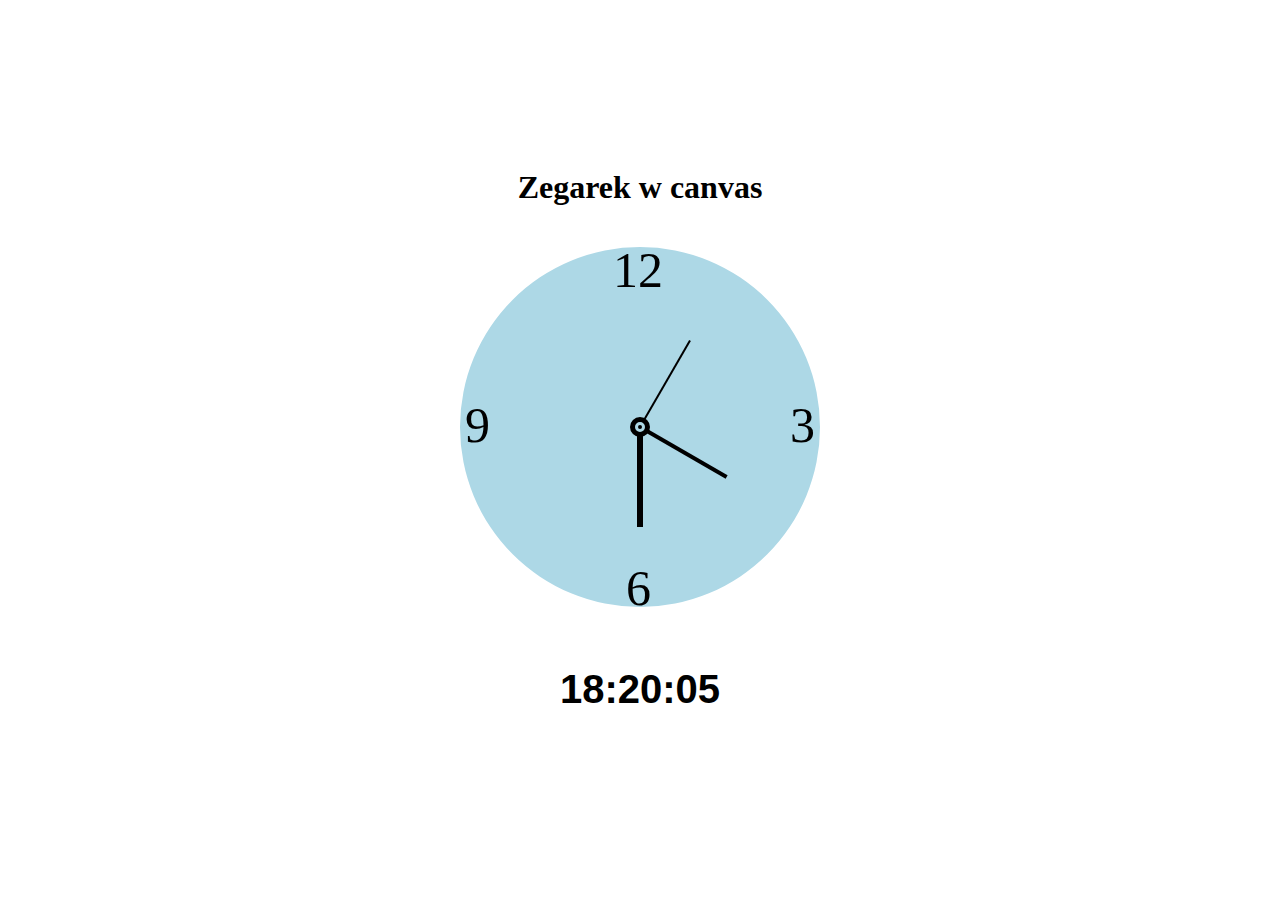
<file: index.html>
﻿<!DOCTYPE html>
<html>

<head>
  <meta charset="utf-8">
  <title>zegar</title>
  <link rel="stylesheet" href="style.css">
</head>

<body onload="draw()">
  <h1>Zegarek w canvas</h1>
  <canvas id="canvas" width="400" height="400">
  </canvas>
  <p id="czas"></p>
  <script src="script.js"></script>
</body>

</html>
</file>
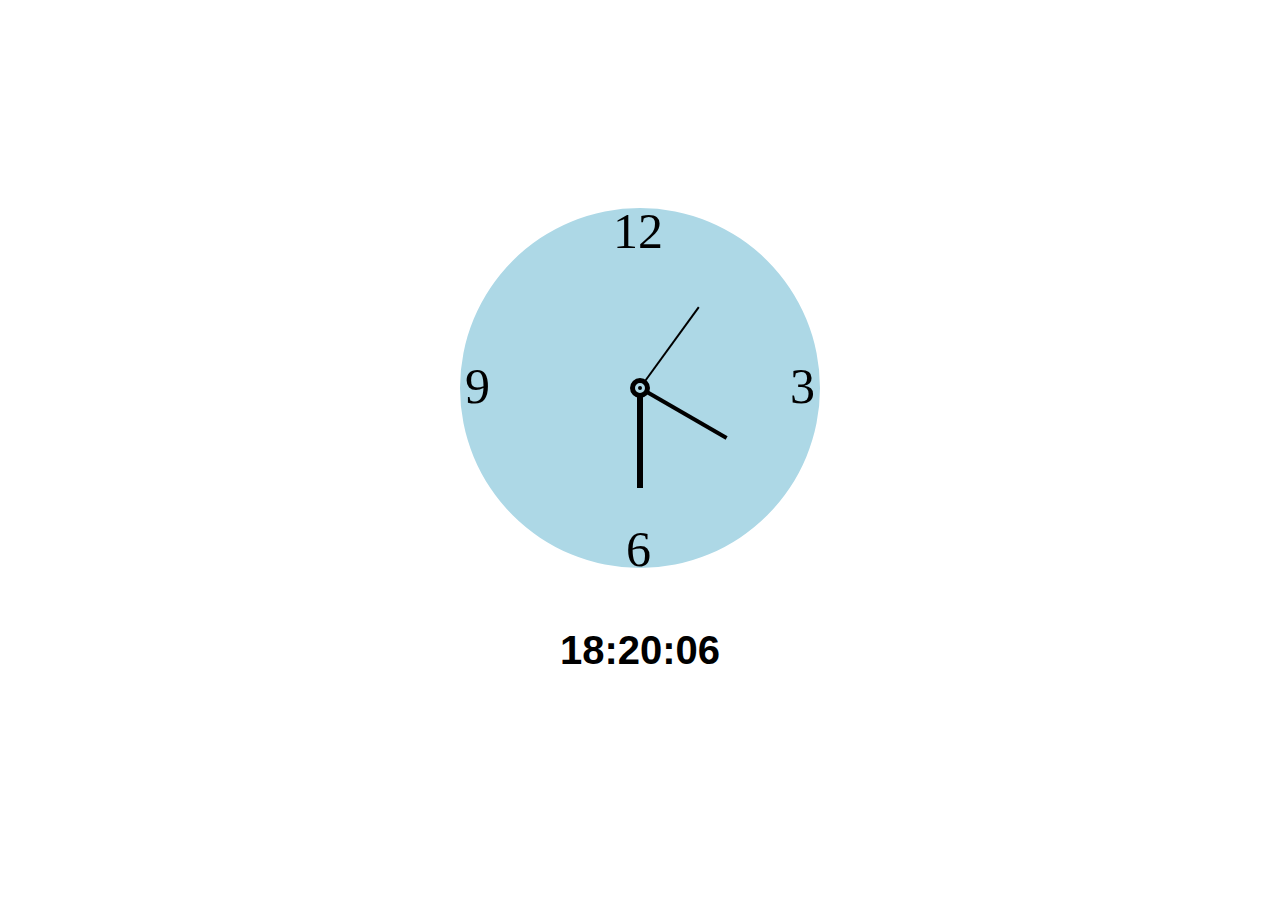
<file: canvas_clock_v2.html>
﻿<!DOCTYPE html>
<html>

<head>
  <meta charset="utf-8">
  <title>zegar</title>
  <link rel="stylesheet" href="style.css">
</head>

<body onload="draw()">
  <canvas id="canvas" width="400" height="400">
  </canvas>
  <p id="czas"></p>
  <script src="script.js"></script>
</body>

</html>
</file>
<file: style.css>
body {
    margin: 0;
    height: 100vh;
    display: flex;
    justify-content: center;
    align-items: center;
    flex-direction: column;
}

p {
    font-size: 40px;
    font-weight: bold;
    font-family: arial;
}
</file>
